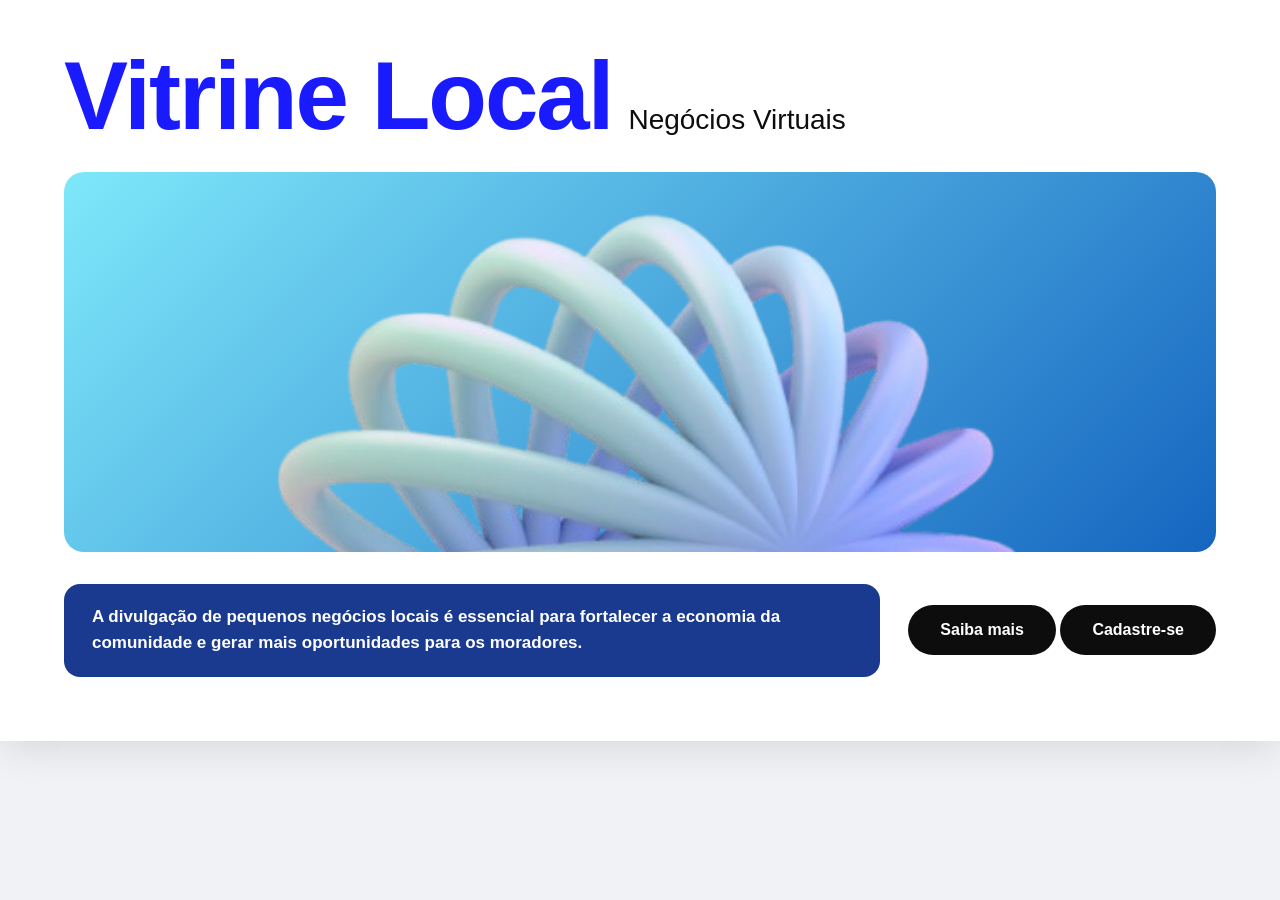
<file: index.html>
<!DOCTYPE html>
<html lang="pt-BR">

<head>
    <meta charset="UTF-8">
    <meta name="viewport" content="width=device-width, initial-scale=1.0">
    <title>Vitrine Local</title>
    <style>
        *,
        *::before,
        *::after {
            box-sizing: border-box;
            margin: 0;
            padding: 0;
        }

        :root {
            --azul-titulo: #1a1aff;
            --azul-hero-ini: #7ee8fa;
            --azul-hero-fim: #1565c0;
            --azul-card: #1a3a8f;
            --branco: #ffffff;
            --preto: #0d0d0d;
            --fonte-titulo: 'Syne', sans-serif;
            --fonte-corpo: 'DM Sans', sans-serif;
        }

        body {
            font-family: var(--fonte-corpo);
            background-color: #f0f2f5;
            color: var(--preto);
            min-height: 100vh;
        }

        .pagina {
            max-width: 1280px;
            margin: 0 auto;
            background: var(--branco);
            padding: 48px 64px 64px;
            box-shadow: 0 4px 40px rgba(0, 0, 0, 0.12);
        }

        .cabecalho {
            display: flex;
            align-items: baseline;
            gap: 16px;
            margin-bottom: 28px;
            flex-wrap: wrap;
        }

        .titulo-principal {
            font-family: var(--fonte-titulo);
            font-size: clamp(52px, 8vw, 96px);
            font-weight: 800;
            color: var(--azul-titulo);
            line-height: 1;
            letter-spacing: -2px;
        }

        .subtitulo {
            font-size: clamp(20px, 2.5vw, 28px);
            font-weight: 400;
            white-space: nowrap;
        }

        .banner {
            width: 100%;
            height: clamp(260px, 38vw, 380px);
            border-radius: 20px;
            background: linear-gradient(135deg, var(--azul-hero-ini) 0%, var(--azul-hero-fim) 100%);
            position: relative;
            overflow: hidden;
            display: flex;
            align-items: center;
            justify-content: center;
            margin-bottom: 32px;
        }

        .forma-decorativa {
            position: absolute;
            border-radius: 50%;
            filter: blur(2px);
            opacity: 0.85;
        }

        .banner2 {
            display: flex;
            align-items: center;
            gap: 28px;
            flex-wrap: wrap;
        }

        .textoCartão {
            flex: 1;
            min-width: 260px;
            background: var(--azul-card);
            color: var(--branco);
            padding: 20px 28px;
            border-radius: 16px;
            font-weight: 700;
            font-size: clamp(14px, 1.5vw, 17px);
            line-height: 1.55;
        }

        .botao {
            display: inline-flex;
            align-items: center;
            justify-content: center;
            padding: 16px 32px;
            border-radius: 50px;
            font-family: var(--fonte-corpo);
            font-weight: 700;
            font-size: 16px;
            cursor: pointer;
            border: none;
            transition: transform 0.18s ease, box-shadow 0.18s ease, opacity 0.18s ease;
            white-space: nowrap;
            text-decoration: none;
            background: var(--preto);
            color: var(--branco);
        }

        .s {
            display: inline-flex;
            align-items: center;
            justify-content: center;
            padding: 16px 32px;
            border-radius: 50px;
            font-family: var(--fonte-corpo);
            font-weight: 700;
            font-size: 16px;
            cursor: pointer;
            border: none;
            transition: transform 0.18s ease, box-shadow 0.18s ease, opacity 0.18s ease;
            white-space: nowrap;
            text-decoration: none;
        }

        .s:hover {
            transform: translateY(-2px);
            box-shadow: 0 8px 24px rgba(0, 0, 0, 0.2);
            opacity: 0.9;
        }

        .saiba,
        .cadastre {
            background: var(--preto);
            color: var(--branco);
        }

        @media (max-width: 640px) {
            .pagina {
                padding: 24px 20px 40px;
            }

            .grupo-botoes {
                display: flex;
                gap: 16px;
                flex-shrink: 0;
            }
        }
    </style>
</head>

<body>
    <div class="pagina">
        <header class="cabecalho">
            <h1 class="titulo-principal">Vitrine Local</h1>
            <span class="subtitulo">Negócios Virtuais</span>
        </header>

        <div class="banner" role="img" aria-label="Decoração visual em tons azul">
            <img src="formato.png" alt="formato"
                style="width: 100%; height: 125%; object-fit: cover; object-position: center; position: absolute; top: 0; left: 0;">
        </div>

        <div class="banner2">
            <div class="textoCartão">
                A divulgação de pequenos negócios locais é essencial para fortalecer a
                economia da comunidade e gerar mais oportunidades para os moradores.
            </div>
            <div class="grupo-botoes">
                <a href="funciona.html" class="botao">Saiba mais</a>
                <a href="Registro.html" class="botao">Cadastre-se</a>
            </div>
        </div>
    </div>
</body>

</html>
</file>
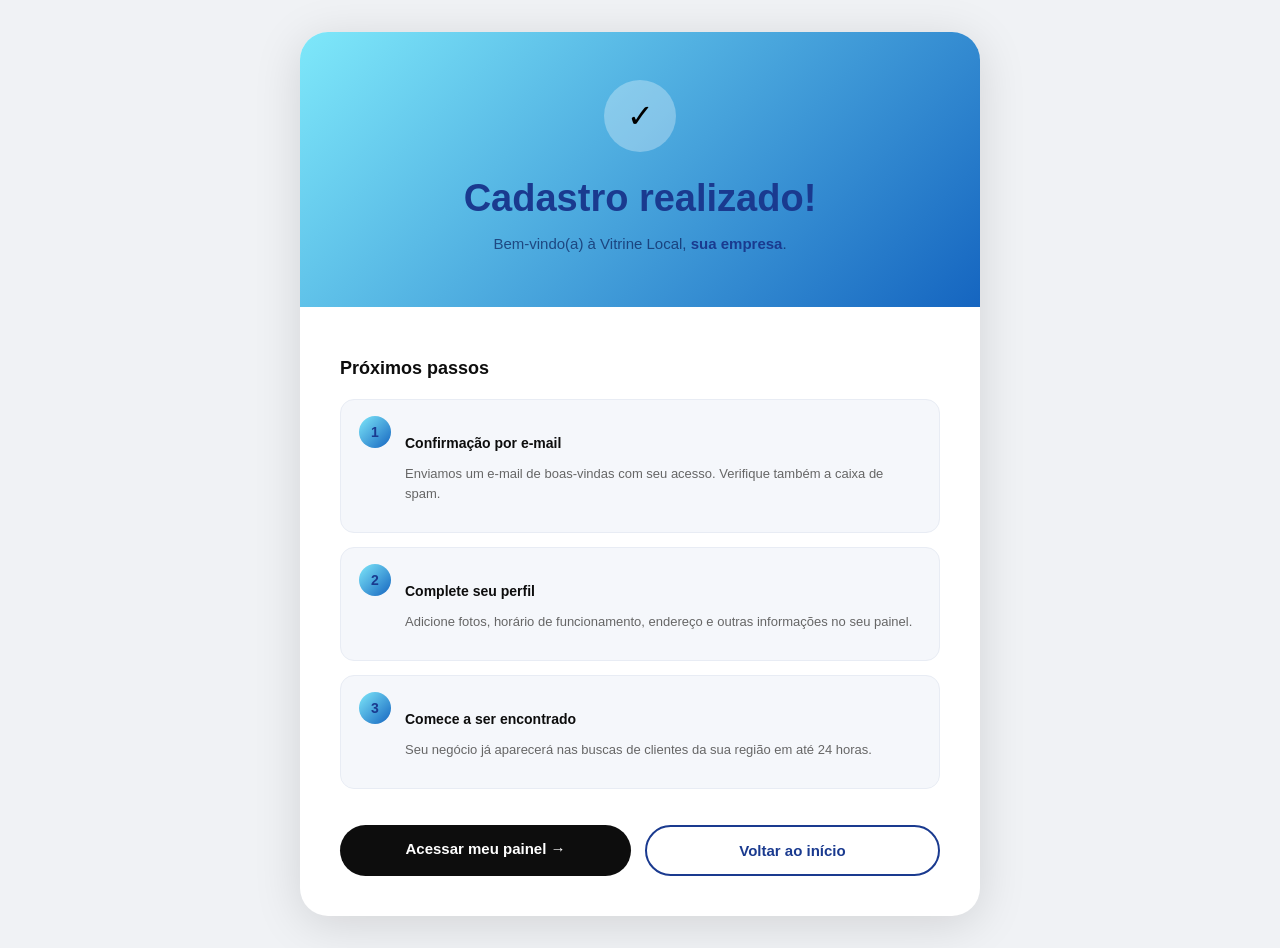
<file: Confirmacao.html>
<!DOCTYPE html>
<html lang="pt-BR">

<head>
    <meta charset="UTF-8">
    <meta name="viewport" content="width=device-width, initial-scale=1.0">
    <title>Cadastro confirmado — Vitrine Local</title>
    <style>
        body {
            font-family: Arial, sans-serif;
            background: #f0f2f5;
            min-height: 100vh;
            display: flex;
            align-items: center;
            justify-content: center;
            margin: 0;
            padding: 0;
        }

        .pagina-confirmacao {
            max-width: 680px;
            width: 100%;
            margin: 32px 16px;
            background: #ffffff;
            border-radius: 28px;
            box-shadow: 0 8px 48px rgba(0, 0, 0, 0.13);
            overflow: hidden;
        }

        .cabecalho-confirmacao {
            background: linear-gradient(135deg, #7ee8fa 0%, #1565c0 100%);
            padding: 48px 40px 40px;
            text-align: center;
        }

        .circulo-verificado {
            width: 72px;
            height: 72px;
            border-radius: 50%;
            background: rgba(255, 255, 255, 0.3);
            display: flex;
            align-items: center;
            justify-content: center;
            margin: 0 auto 20px;
            font-size: 32px;
        }

        .titulo-confirmacao {
            font-size: 38px;
            font-weight: 800;
            color: #1a3a8f;
            margin-bottom: 10px;
        }

        .subtitulo-confirmacao {
            font-size: 15px;
            color: rgba(10, 30, 90, 0.7);
        }

        .nome-empresa-confirmado {
            font-weight: 800;
            color: #1a3a8f;
        }

        .corpo-confirmacao {
            padding: 36px 40px 40px;
        }

        .titulo-proximos-passos {
            font-size: 18px;
            font-weight: 800;
            color: #0d0d0d;
            margin-bottom: 20px;
        }

        .lista-proximos-passos {
            display: flex;
            flex-direction: column;
            gap: 14px;
            margin-bottom: 36px;
        }

        .item-passo {
            display: flex;
            align-items: flex-start;
            gap: 14px;
            padding: 16px 18px;
            border-radius: 14px;
            background: #f5f7fb;
            border: 1.5px solid #e8ecf4;
        }

        .numero-passo {
            width: 32px;
            height: 32px;
            border-radius: 50%;
            flex-shrink: 0;
            background: linear-gradient(135deg, #7ee8fa, #1565c0);
            color: #1a3a8f;
            font-weight: 800;
            font-size: 14px;
            display: flex;
            align-items: center;
            justify-content: center;
        }

        .conteudo-passo h4 {
            font-size: 14px;
            font-weight: 700;
            color: #0d0d0d;
            margin-bottom: 3px;
        }

        .conteudo-passo p {
            font-size: 13px;
            color: #666;
            line-height: 1.5;
        }

        .grupo-botoes-rodape {
            display: flex;
            gap: 14px;
        }

        .botao-ir-painel {
            flex: 1;
            padding: 15px 24px;
            border-radius: 50px;
            background: #0d0d0d;
            color: #ffffff;
            font-family: Arial, sans-serif;
            font-weight: 700;
            font-size: 15px;
            border: none;
            cursor: pointer;
            text-decoration: none;
            display: block;
            text-align: center;
        }

        .botao-ir-painel:hover {
            box-shadow: 0 8px 24px rgba(0, 0, 0, 0.2);
        }

        .botao-ir-inicio {
            flex: 1;
            padding: 15px 24px;
            border-radius: 50px;
            background: none;
            color: #1a3a8f;
            font-family: Arial, sans-serif;
            font-weight: 700;
            font-size: 15px;
            border: 2px solid #1a3a8f;
            cursor: pointer;
            text-decoration: none;
            display: block;
            text-align: center;
        }

        .botao-ir-inicio:hover {
            background: #1a3a8f;
            color: #ffffff;
        }
    </style>
</head>

<body>
    <div class="pagina-confirmacao">

        <div class="cabecalho-confirmacao">
            <div class="circulo-verificado">&#10003;</div>
            <h1 class="titulo-confirmacao">Cadastro realizado!</h1>
            <p class="subtitulo-confirmacao">Bem-vindo(a) à Vitrine Local, <span class="nome-empresa-confirmado"
                    id="nome-empresa-exibido">sua empresa</span>.</p>
        </div>

        <div class="corpo-confirmacao">
            <h2 class="titulo-proximos-passos">Próximos passos</h2>
            <div class="lista-proximos-passos">
                <div class="item-passo">
                    <div class="numero-passo">1</div>
                    <div class="conteudo-passo">
                        <h4>Confirmação por e-mail</h4>
                        <p>Enviamos um e-mail de boas-vindas com seu acesso. Verifique também a caixa de spam.</p>
                    </div>
                </div>
                <div class="item-passo">
                    <div class="numero-passo">2</div>
                    <div class="conteudo-passo">
                        <h4>Complete seu perfil</h4>
                        <p>Adicione fotos, horário de funcionamento, endereço e outras informações no seu painel.</p>
                    </div>
                </div>
                <div class="item-passo">
                    <div class="numero-passo">3</div>
                    <div class="conteudo-passo">
                        <h4>Comece a ser encontrado</h4>
                        <p>Seu negócio já aparecerá nas buscas de clientes da sua região em até 24 horas.</p>
                    </div>
                </div>
            </div>

            <div class="grupo-botoes-rodape">
                <a href="Painel.html" class="botao-ir-painel">Acessar meu painel &rarr;</a>
                <a href="index.html" class="botao-ir-inicio">Voltar ao início</a>
            </div>
        </div>
    </div>

    <script>
        var dadosEmpresa = JSON.parse(sessionStorage.getItem('empresa') || '{}');
        if (dadosEmpresa.nome) {
            document.getElementById('nome-empresa-exibido').textContent = dadosEmpresa.nome;
        }
    </script>
</body>

</html>
</file>
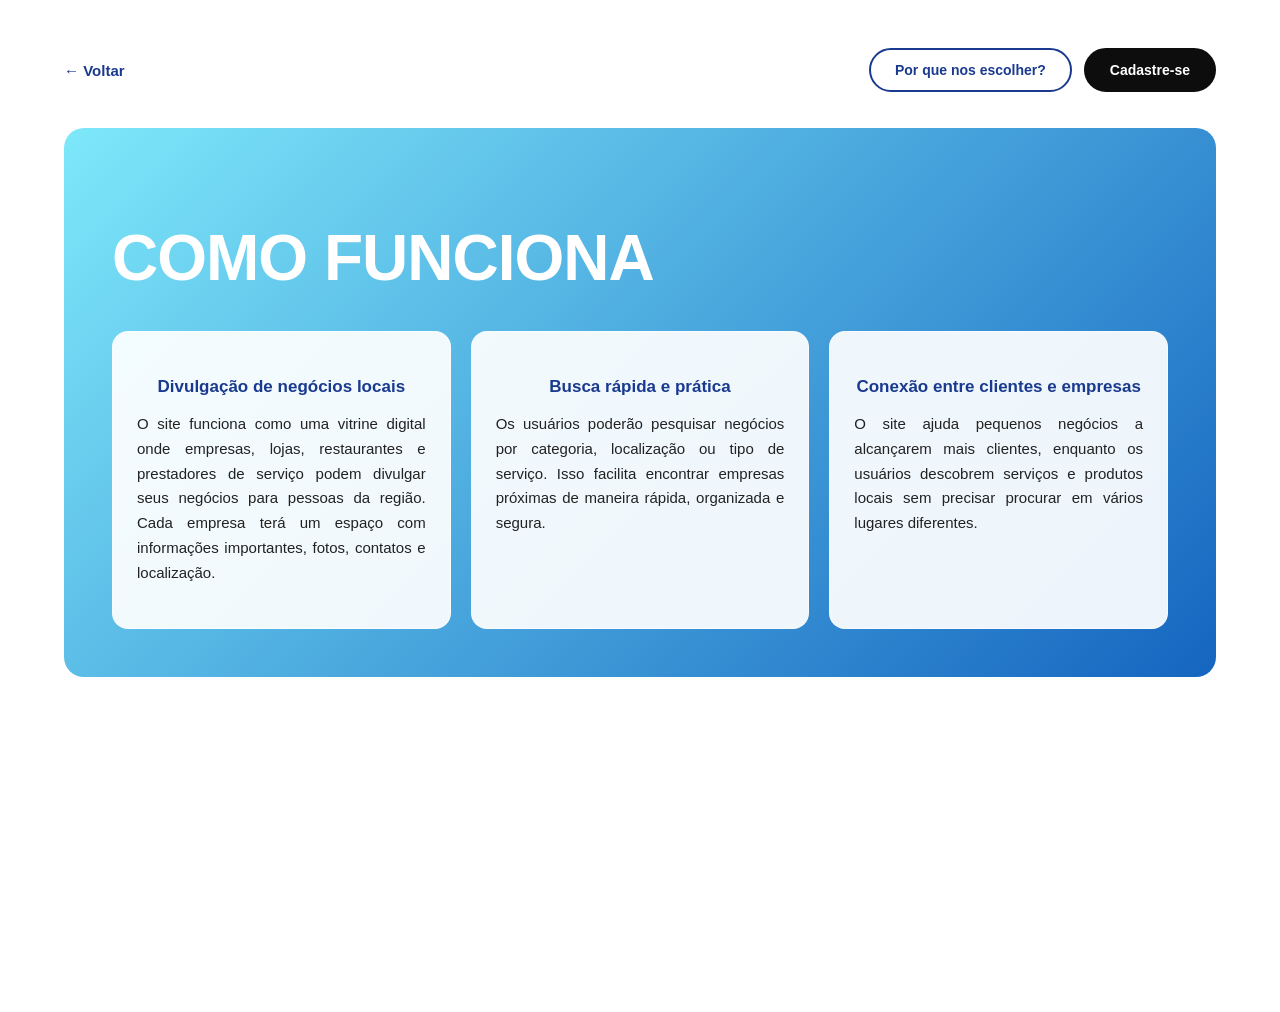
<file: funciona.html>
<!DOCTYPE html>
<html lang="pt-BR">
<head>
    <meta charset="UTF-8">
    <meta name="viewport" content="width=device-width, initial-scale=1.0">
    <title>Como Funciona — Vitrine Local</title>
    <style>
        body {
            font-family: Arial, sans-serif;
            background-color: #f0f2f5;
            color: #0d0d0d;
            min-height: 100vh;
            margin: 0;
            padding: 0;
        }

        .pagina-como-funciona {
            max-width: 1280px;
            margin: 0 auto;
            background: #ffffff;
            padding: 48px 64px 64px;
            box-shadow: 0 4px 40px rgba(0,0,0,0.12);
            min-height: 100vh;
        }

        .barra-navegacao {
            display: flex;
            justify-content: space-between;
            align-items: center;
            margin-bottom: 36px;
        }

        .lista-links-navegacao {
            display: flex;
            gap: 12px;
        }

        .botao-navegacao {
            display: inline-block;
            padding: 12px 24px;
            border-radius: 50px;
            font-family: Arial, sans-serif;
            font-weight: 700;
            font-size: 14px;
            cursor: pointer;
            border: 2px solid #1a3a8f;
            text-decoration: none;
            background: transparent;
            color: #1a3a8f;
        }

        .botao-navegacao:hover {
            background: #1a3a8f;
            color: #ffffff;
        }

        .botao-navegacao.destaque {
            background: #0d0d0d;
            color: #ffffff;
            border-color: #0d0d0d;
        }

        .botao-navegacao.destaque:hover {
            background: #1a3a8f;
            border-color: #1a3a8f;
        }

        .botao-voltar {
            display: inline-block;
            font-family: Arial, sans-serif;
            font-size: 15px;
            font-weight: 700;
            color: #1a3a8f;
            text-decoration: none;
        }

        .botao-voltar:hover {
            opacity: 0.7;
        }

        .secao-destaque {
            width: 100%;
            border-radius: 20px;
            background: linear-gradient(135deg, #7ee8fa 0%, #1565c0 100%);
            padding: 40px 48px 48px;
            box-sizing: border-box;
        }

        .titulo-destaque {
            font-size: 64px;
            font-weight: 800;
            color: #ffffff;
            letter-spacing: -1px;
            margin-bottom: 36px;
        }

        .grade-cartoes {
            display: grid;
            grid-template-columns: repeat(3, 1fr);
            gap: 20px;
        }

        .cartao-informacao {
            background: rgba(255,255,255,0.92);
            border-radius: 16px;
            padding: 28px 24px;
            color: #0d0d0d;
            border: 1px solid rgba(255,255,255,0.6);
        }

        .cartao-informacao:hover {
            box-shadow: 0 12px 32px rgba(0,0,0,0.15);
        }

        .titulo-cartao-informacao {
            font-size: 17px;
            font-weight: 800;
            color: #1a3a8f;
            margin-bottom: 14px;
            text-align: center;
        }

        .texto-cartao-informacao {
            font-size: 15px;
            line-height: 1.65;
            text-align: justify;
            color: #222;
        }
    </style>
</head>
<body>
    <div class="pagina-como-funciona">
        <nav class="barra-navegacao">
            <a href="index.html" class="botao-voltar">&larr; Voltar</a>
            <div class="lista-links-navegacao">
                <a href="Servicos.html" class="botao-navegacao">Por que nos escolher?</a>
                <a href="Registro.html" class="botao-navegacao destaque">Cadastre-se</a>
            </div>
        </nav>

        <div class="secao-destaque">
            <h2 class="titulo-destaque">COMO FUNCIONA</h2>
            <div class="grade-cartoes">
                <div class="cartao-informacao">
                    <h3 class="titulo-cartao-informacao">Divulgação de negócios locais</h3>
                    <p class="texto-cartao-informacao">O site funciona como uma vitrine digital onde empresas, lojas, restaurantes e prestadores de serviço podem divulgar seus negócios para pessoas da região. Cada empresa terá um espaço com informações importantes, fotos, contatos e localização.</p>
                </div>
                <div class="cartao-informacao">
                    <h3 class="titulo-cartao-informacao">Busca rápida e prática</h3>
                    <p class="texto-cartao-informacao">Os usuários poderão pesquisar negócios por categoria, localização ou tipo de serviço. Isso facilita encontrar empresas próximas de maneira rápida, organizada e segura.</p>
                </div>
                <div class="cartao-informacao">
                    <h3 class="titulo-cartao-informacao">Conexão entre clientes e empresas</h3>
                    <p class="texto-cartao-informacao">O site ajuda pequenos negócios a alcançarem mais clientes, enquanto os usuários descobrem serviços e produtos locais sem precisar procurar em vários lugares diferentes.</p>
                </div>
            </div>
        </div>
    </div>
</body>
</html>
</file>
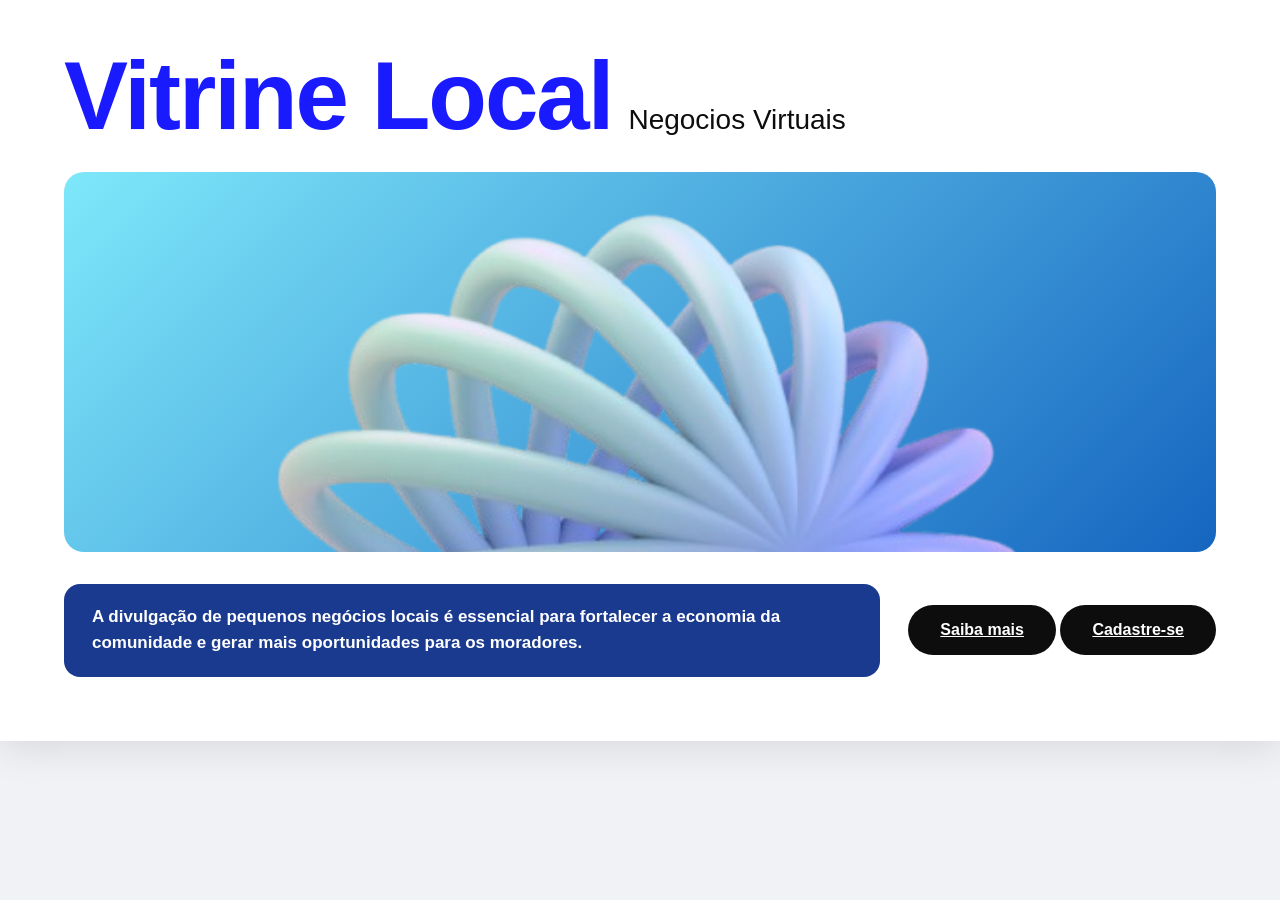
<file: paginainicial.html>
<!DOCTYPE html>
<html lang="en">
<head>
    <meta charset="UTF-8">
    <meta name="viewport" content="width=device-width, initial-scale=1.0">
    <title>Vitrine Local</title>

    <style>
        *,
    *::before,
    *::after {
      box-sizing: border-box;
      margin: 0;
      padding: 0;
    }:root {
      --azul-titulo: #1a1aff;
      --azul-hero-ini: #7ee8fa;
      --azul-hero-fim: #1565c0;
      --azul-card: #1a3a8f;
      --branco: #ffffff;
      --preto: #0d0d0d;
      --fonte-titulo: 'Syne', sans-serif;
      --fonte-corpo: 'DM Sans', sans-serif;
    }body{
      font-family: var(--fonte-corpo);
      background-color: #f0f2f5;
      color: var(--preto);
      min-height: 100vh;
    }.pagina {
      max-width: 1280px;
      margin: 0 auto;
      background: var(--branco);
      padding: 48px 64px 64px;
      box-shadow: 0 4px 40px rgba(0, 0, 0, 0.12);
    }.cabecalho{
      display: flex;
      align-items: baseline;
      gap: 16px;
      margin-bottom: 28px;
      flex-wrap: wrap;
    }.titulo-principal{
      font-family: var(--fonte-titulo);
      font-size: clamp(52px, 8vw, 96px);
      font-weight: 800;
      color: var(--azul-titulo);
      line-height: 1;
      letter-spacing: -2px;
    }.subtitulo{
        font-size: clamp(20px, 2.5vw, 28px);
      font-weight: 400;
      white-space: nowrap; 
    }.banner{
        width: 100%;
      height: clamp(260px, 38vw, 380px);
      border-radius: 20px;
      background: linear-gradient(135deg, var(--azul-hero-ini) 0%, var(--azul-hero-fim) 100%);
      position: relative;
      overflow: hidden;
      display: flex;
      align-items: center;
      justify-content: center;
      margin-bottom: 32px;
    }.forma-decorativa{
       position: absolute;
      border-radius: 50%;
      filter: blur(2px);
      opacity: 0.85; 
    }.banner2{
        display: flex;
      align-items: center;
      gap: 28px;
      flex-wrap: wrap;
    }.textoCartão{
        flex: 1;
      min-width: 260px;
      background: var(--azul-card);
      color: var(--branco);
      padding: 20px 28px;
      border-radius: 16px;
      font-weight: 700;
      font-size: clamp(14px, 1.5vw, 17px);
      line-height: 1.55;
    }.botôes{
         display: flex;
      gap: 16px;
      flex-shrink: 0;
    }.s{
        display: inline-flex;
      align-items: center;
      justify-content: center;
      padding: 16px 32px;
      border-radius: 50px;
      font-family: var(--fonte-corpo);
      font-weight: 700;
      font-size: 16px;
      cursor: pointer;
      border: none;
      transition: transform 0.18s ease, box-shadow 0.18s ease, opacity 0.18s ease;
      white-space: nowrap; 
    }.s:hover{
        transform: translateY(-2px);
      box-shadow: 0 8px 24px rgba(0, 0, 0, 0.2);
      opacity: 0.9;
    }.saiba,
    .cadastre{
        background: var(--preto);
        color: var(--branco);
    } @media (max-width: 640px) {
        .pagina{
            padding: 24px 20px 40px;
        }

        .botôes{
            width: 100%;
        justify-content: center;
        }
    }
    </style>
</head>
<body>
    <div class="pagina">
        <header class="cabecalho">
            <h1 class="titulo-principal">Vitrine Local</h1>
            <span class="subtitulo">Negocios Virtuais</span>
        </header>
    <div class="banner" role="img" aria-label="Decoração visual em tons azul">
    <img src="formato.png" alt="formato" style="width: 100%; height: 125%; object-fit: cover; object-position: center; position: absolute; top: 0; left: 0;">
    </div>

    <div class="banner2">
       <div class="textoCartão">
        A divulgação de pequenos negócios locais é essencial para fortalecer a
        economia da comunidade e gerar mais oportunidades para os moradores.
       </div> 
       <div class="botões">
        <a href="Funcionamento/funciona.html" class=" s saiba">Saiba mais</a>
        <a href="Registro/cadastro.html" class="s cadastre">Cadastre-se</a>
       </div>
    </div>
   </div>
</body>
</html>
</file>
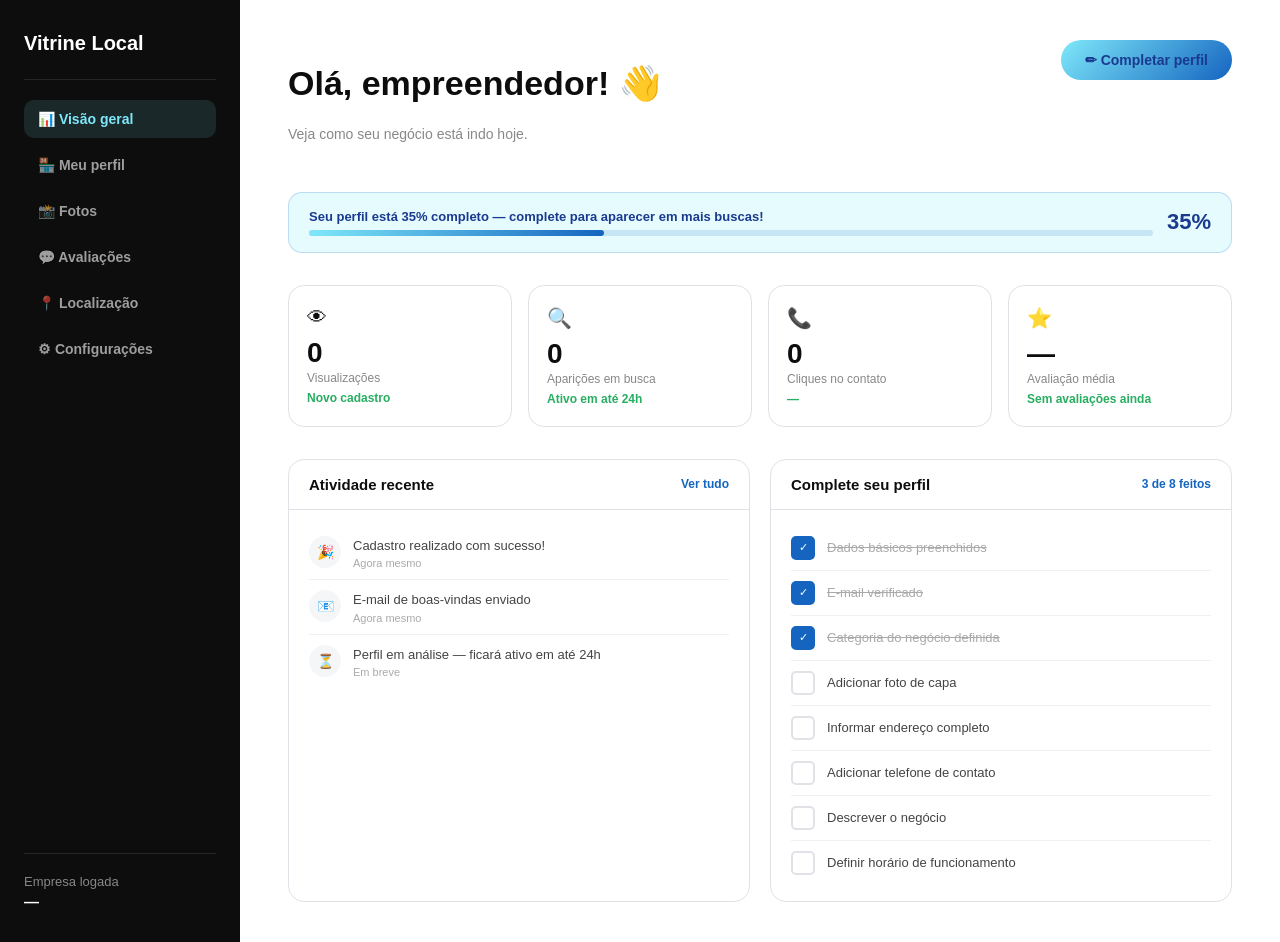
<file: Painel.html>
<!DOCTYPE html>
<html lang="pt-BR">
<head>
    <meta charset="UTF-8">
    <meta name="viewport" content="width=device-width, initial-scale=1.0">
    <title>Meu Painel — Vitrine Local</title>
    <style>
        body {
            font-family: Arial, sans-serif;
            background: #f0f2f5;
            color: #0d0d0d;
            min-height: 100vh;
            margin: 0;
            padding: 0;
        }

        .layout {
            display: grid;
            grid-template-columns: 240px 1fr;
            min-height: 100vh;
            max-width: 1280px;
            margin: 0 auto;
            background: #ffffff;
            box-shadow: 0 4px 40px rgba(0,0,0,0.12);
        }

        .sidebar {
            background: #0d0d0d;
            padding: 32px 24px;
            display: flex;
            flex-direction: column;
            gap: 8px;
        }

        .sidebar-logo {
            font-size: 20px;
            font-weight: 800;
            color: #ffffff;
            text-decoration: none;
            padding-bottom: 24px;
            border-bottom: 1px solid rgba(255,255,255,0.1);
            margin-bottom: 12px;
            display: block;
        }

        .sidebar-item {
            display: flex;
            align-items: center;
            gap: 10px;
            padding: 11px 14px;
            border-radius: 10px;
            font-size: 14px;
            font-weight: 600;
            color: rgba(255,255,255,0.6);
            cursor: pointer;
            text-decoration: none;
        }

        .sidebar-item:hover,
        .sidebar-item.ativo {
            background: rgba(255,255,255,0.08);
            color: #ffffff;
        }

        .sidebar-item.ativo {
            background: rgba(126,232,250,0.12);
            color: #7ee8fa;
        }

        .sidebar-rodape {
            margin-top: auto;
            padding-top: 20px;
            border-top: 1px solid rgba(255,255,255,0.1);
        }

        .sidebar-empresa {
            font-size: 13px;
            color: rgba(255,255,255,0.5);
            margin-bottom: 4px;
        }

        .sidebar-empresa-nome {
            font-size: 15px;
            font-weight: 700;
            color: #ffffff;
        }

        .conteudo {
            padding: 40px 48px;
            overflow-y: auto;
        }

        .conteudo-header {
            display: flex;
            justify-content: space-between;
            align-items: flex-start;
            margin-bottom: 36px;
        }

        .conteudo-titulo {
            font-size: 34px;
            font-weight: 800;
            color: #0d0d0d;
        }

        .conteudo-subtitulo {
            font-size: 14px;
            color: #888;
            margin-top: 4px;
        }

        .btn-completar {
            display: inline-block;
            padding: 12px 24px;
            border-radius: 50px;
            background: linear-gradient(135deg, #7ee8fa, #1565c0);
            color: #1a3a8f;
            font-weight: 700;
            font-size: 14px;
            border: none;
            cursor: pointer;
            text-decoration: none;
            white-space: nowrap;
        }

        .btn-completar:hover {
            box-shadow: 0 8px 20px rgba(21,101,192,0.3);
        }

        .alerta-perfil {
            background: rgba(126,232,250,0.2);
            border: 1.5px solid rgba(21,101,192,0.2);
            border-radius: 14px;
            padding: 16px 20px;
            display: flex;
            align-items: center;
            gap: 14px;
            margin-bottom: 32px;
        }

        .alerta-barra {
            flex: 1;
        }

        .alerta-texto {
            font-size: 13px;
            font-weight: 700;
            color: #1a3a8f;
            margin-bottom: 6px;
        }

        .barra-fundo {
            height: 6px;
            background: rgba(21,101,192,0.15);
            border-radius: 99px;
        }

        .barra-progresso {
            height: 6px;
            background: linear-gradient(90deg, #7ee8fa, #1565c0);
            border-radius: 99px;
            width: 35%;
        }

        .alerta-pct {
            font-size: 22px;
            font-weight: 800;
            color: #1a3a8f;
            white-space: nowrap;
        }

        .metricas {
            display: grid;
            grid-template-columns: repeat(4, 1fr);
            gap: 16px;
            margin-bottom: 32px;
        }

        .metrica-card {
            background: #ffffff;
            border-radius: 16px;
            padding: 20px 18px;
            border: 1.5px solid #e0e2e8;
        }

        .metrica-card:hover {
            box-shadow: 0 8px 24px rgba(0,0,0,0.08);
        }

        .metrica-icone {
            font-size: 20px;
            margin-bottom: 10px;
        }

        .metrica-valor {
            font-size: 28px;
            font-weight: 800;
            color: #0d0d0d;
            line-height: 1;
            margin-bottom: 4px;
        }

        .metrica-label {
            font-size: 12px;
            color: #888;
            font-weight: 500;
        }

        .metrica-var {
            font-size: 12px;
            color: #27ae60;
            font-weight: 700;
            margin-top: 6px;
        }

        .secoes {
            display: grid;
            grid-template-columns: 1fr 1fr;
            gap: 20px;
        }

        .secao-card {
            border-radius: 16px;
            border: 1.5px solid #e0e2e8;
            overflow: hidden;
        }

        .secao-header {
            padding: 16px 20px;
            border-bottom: 1.5px solid #e0e2e8;
            display: flex;
            justify-content: space-between;
            align-items: center;
        }

        .secao-titulo {
            font-size: 15px;
            font-weight: 800;
            color: #0d0d0d;
        }

        .secao-link {
            font-size: 12px;
            color: #1565c0;
            font-weight: 700;
            text-decoration: none;
            cursor: pointer;
        }

        .secao-corpo {
            padding: 16px 20px;
        }

        .atividade {
            display: flex;
            align-items: flex-start;
            gap: 12px;
            padding: 10px 0;
            border-bottom: 1px solid #f0f0f0;
        }

        .atividade:last-child {
            border-bottom: none;
        }

        .ativ-icone {
            width: 32px;
            height: 32px;
            border-radius: 50%;
            background: #f5f6f8;
            display: flex;
            align-items: center;
            justify-content: center;
            font-size: 14px;
            flex-shrink: 0;
        }

        .ativ-texto {
            font-size: 13px;
            color: #444;
            line-height: 1.5;
        }

        .ativ-tempo {
            font-size: 11px;
            color: #aaa;
            margin-top: 2px;
        }

        .check-item {
            display: flex;
            align-items: center;
            gap: 12px;
            padding: 10px 0;
            border-bottom: 1px solid #f0f0f0;
            cursor: pointer;
        }

        .check-item:last-child {
            border-bottom: none;
        }

        .check-box {
            width: 20px;
            height: 20px;
            border-radius: 5px;
            flex-shrink: 0;
            border: 2px solid #e0e2e8;
            display: flex;
            align-items: center;
            justify-content: center;
            font-size: 11px;
        }

        .check-item.feito .check-box {
            background: #1565c0;
            border-color: #1565c0;
            color: #ffffff;
        }

        .check-item-texto {
            font-size: 13px;
            color: #444;
        }

        .check-item.feito .check-item-texto {
            text-decoration: line-through;
            color: #aaa;
        }
    </style>
</head>
<body>
<div class="layout">

    <aside class="sidebar">
        <a href="index.html" class="sidebar-logo">Vitrine Local</a>

        <a class="sidebar-item ativo" href="#">&#128202; Visão geral</a>
        <a class="sidebar-item" href="#">&#127978; Meu perfil</a>
        <a class="sidebar-item" href="#">&#128248; Fotos</a>
        <a class="sidebar-item" href="#">&#128172; Avaliações</a>
        <a class="sidebar-item" href="#">&#128205; Localização</a>
        <a class="sidebar-item" href="#">&#9881; Configurações</a>

        <div class="sidebar-rodape">
            <div class="sidebar-empresa">Empresa logada</div>
            <div class="sidebar-empresa-nome" id="sb-nome">—</div>
        </div>
    </aside>

    <main class="conteudo">
        <div class="conteudo-header">
            <div>
                <h1 class="conteudo-titulo">Olá, <span id="painel-nome">empreendedor</span>! &#128075;</h1>
                <p class="conteudo-subtitulo">Veja como seu negócio está indo hoje.</p>
            </div>
            <a href="#" class="btn-completar">&#9999; Completar perfil</a>
        </div>

        <div class="alerta-perfil">
            <div class="alerta-barra">
                <div class="alerta-texto">Seu perfil está 35% completo — complete para aparecer em mais buscas!</div>
                <div class="barra-fundo"><div class="barra-progresso"></div></div>
            </div>
            <div class="alerta-pct">35%</div>
        </div>

        <div class="metricas">
            <div class="metrica-card">
                <div class="metrica-icone">&#128065;</div>
                <div class="metrica-valor">0</div>
                <div class="metrica-label">Visualizações</div>
                <div class="metrica-var">Novo cadastro</div>
            </div>
            <div class="metrica-card">
                <div class="metrica-icone">&#128269;</div>
                <div class="metrica-valor">0</div>
                <div class="metrica-label">Aparições em busca</div>
                <div class="metrica-var">Ativo em até 24h</div>
            </div>
            <div class="metrica-card">
                <div class="metrica-icone">&#128222;</div>
                <div class="metrica-valor">0</div>
                <div class="metrica-label">Cliques no contato</div>
                <div class="metrica-var">—</div>
            </div>
            <div class="metrica-card">
                <div class="metrica-icone">&#11088;</div>
                <div class="metrica-valor">—</div>
                <div class="metrica-label">Avaliação média</div>
                <div class="metrica-var">Sem avaliações ainda</div>
            </div>
        </div>

        <div class="secoes">
            <div class="secao-card">
                <div class="secao-header">
                    <span class="secao-titulo">Atividade recente</span>
                    <span class="secao-link">Ver tudo</span>
                </div>
                <div class="secao-corpo">
                    <div class="atividade">
                        <div class="ativ-icone">&#127881;</div>
                        <div>
                            <div class="ativ-texto">Cadastro realizado com sucesso!</div>
                            <div class="ativ-tempo">Agora mesmo</div>
                        </div>
                    </div>
                    <div class="atividade">
                        <div class="ativ-icone">&#128231;</div>
                        <div>
                            <div class="ativ-texto">E-mail de boas-vindas enviado</div>
                            <div class="ativ-tempo">Agora mesmo</div>
                        </div>
                    </div>
                    <div class="atividade">
                        <div class="ativ-icone">&#9203;</div>
                        <div>
                            <div class="ativ-texto">Perfil em análise — ficará ativo em até 24h</div>
                            <div class="ativ-tempo">Em breve</div>
                        </div>
                    </div>
                </div>
            </div>

            <div class="secao-card">
                <div class="secao-header">
                    <span class="secao-titulo">Complete seu perfil</span>
                    <span class="secao-link" id="contagem-feitos">3 de 8 feitos</span>
                </div>
                <div class="secao-corpo" id="checklist">
                    <div class="check-item feito" onclick="toggleCheck(this)">
                        <div class="check-box">&#10003;</div>
                        <span class="check-item-texto">Dados básicos preenchidos</span>
                    </div>
                    <div class="check-item feito" onclick="toggleCheck(this)">
                        <div class="check-box">&#10003;</div>
                        <span class="check-item-texto">E-mail verificado</span>
                    </div>
                    <div class="check-item feito" onclick="toggleCheck(this)">
                        <div class="check-box">&#10003;</div>
                        <span class="check-item-texto">Categoria do negócio definida</span>
                    </div>
                    <div class="check-item" onclick="toggleCheck(this)">
                        <div class="check-box"></div>
                        <span class="check-item-texto">Adicionar foto de capa</span>
                    </div>
                    <div class="check-item" onclick="toggleCheck(this)">
                        <div class="check-box"></div>
                        <span class="check-item-texto">Informar endereço completo</span>
                    </div>
                    <div class="check-item" onclick="toggleCheck(this)">
                        <div class="check-box"></div>
                        <span class="check-item-texto">Adicionar telefone de contato</span>
                    </div>
                    <div class="check-item" onclick="toggleCheck(this)">
                        <div class="check-box"></div>
                        <span class="check-item-texto">Descrever o negócio</span>
                    </div>
                    <div class="check-item" onclick="toggleCheck(this)">
                        <div class="check-box"></div>
                        <span class="check-item-texto">Definir horário de funcionamento</span>
                    </div>
                </div>
            </div>
        </div>
    </main>
</div>

<script>
    var dados = JSON.parse(sessionStorage.getItem('empresa') || '{}');
    if (dados.nome) {
        document.getElementById('painel-nome').textContent = dados.nome;
        document.getElementById('sb-nome').textContent = dados.nome;
    }

    function toggleCheck(el) {
        el.classList.toggle('feito');
        if (el.classList.contains('feito')) {
            el.querySelector('.check-box').innerHTML = '&#10003;';
        } else {
            el.querySelector('.check-box').textContent = '';
        }

        var total = document.querySelectorAll('.check-item').length;
        var feitos = document.querySelectorAll('.check-item.feito').length;
        var pct = Math.round((feitos / total) * 100);

        document.querySelector('.barra-progresso').style.width = pct + '%';
        document.querySelector('.alerta-texto').textContent =
            pct === 100
                ? 'Perfil completo! Seu negócio já aparece em mais buscas.'
                : 'Seu perfil está ' + pct + '% completo — complete para aparecer em mais buscas!';
        document.querySelector('.alerta-pct').textContent = pct + '%';
        document.getElementById('contagem-feitos').textContent = feitos + ' de ' + total + ' feitos';
    }
</script>
</body>
</html>
</file>
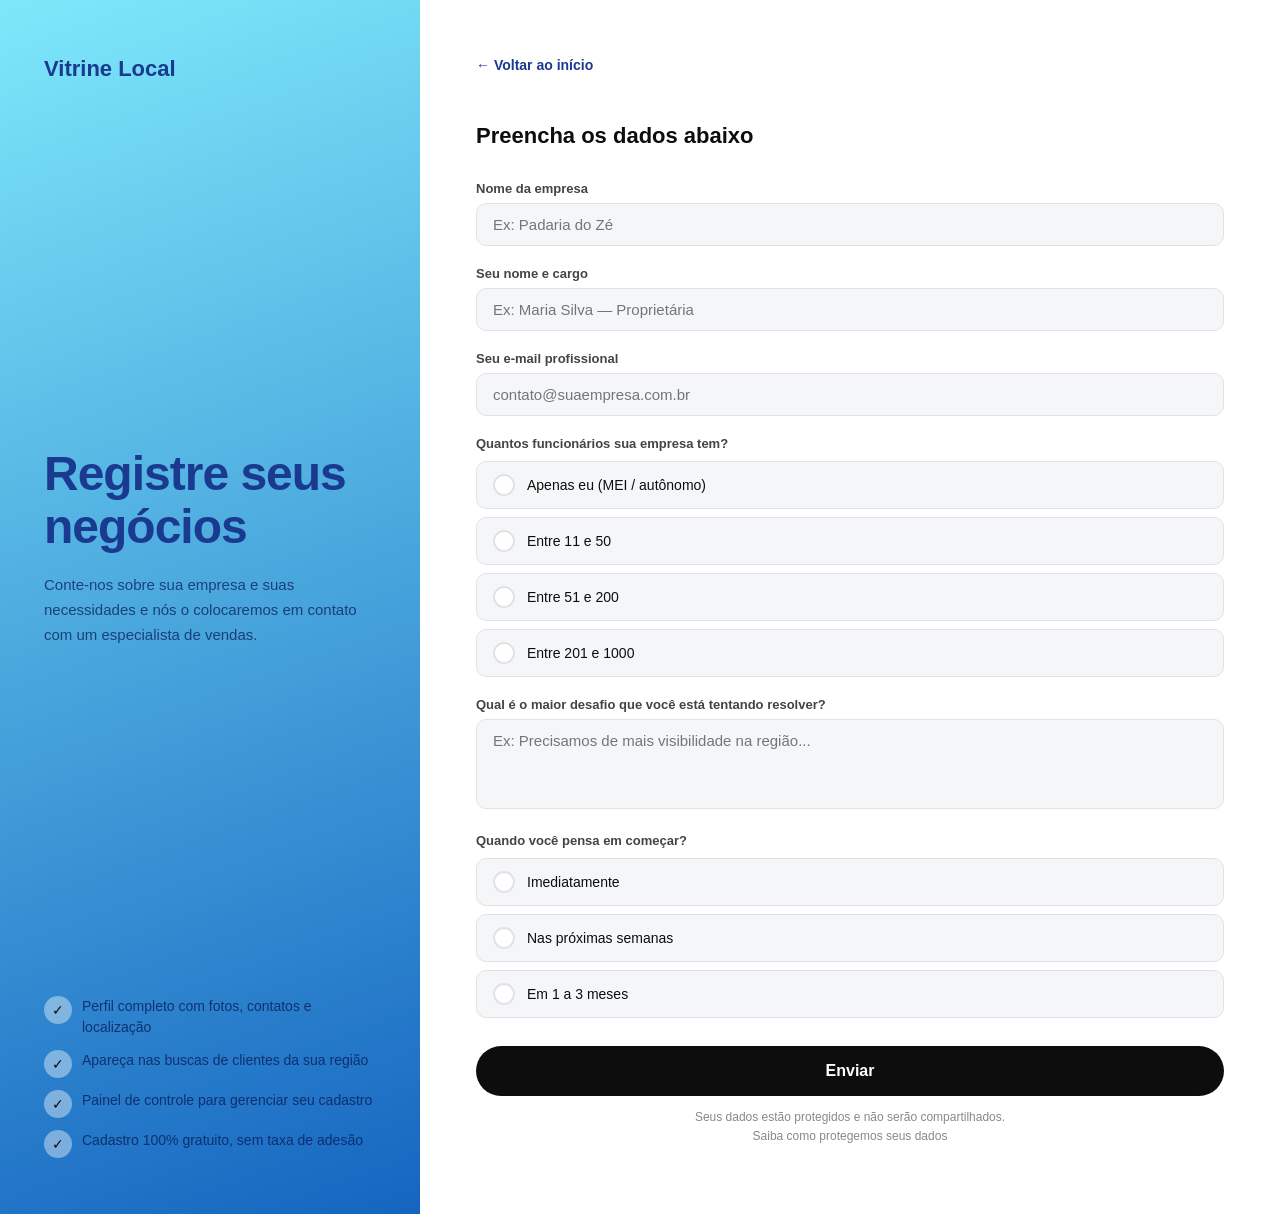
<file: Registro.html>
<!DOCTYPE html>
<html lang="pt-BR">
<head>
    <meta charset="UTF-8">
    <meta name="viewport" content="width=device-width, initial-scale=1.0">
    <title>Registre seu negócio — Vitrine Local</title>
    <style>
        body {
            font-family: Arial, sans-serif;
            background-color: #f0f2f5;
            color: #0d0d0d;
            min-height: 100vh;
            margin: 0;
            padding: 0;
        }

        .pagina-registro {
            max-width: 1280px;
            margin: 0 auto;
            background: #ffffff;
            box-shadow: 0 4px 40px rgba(0,0,0,0.12);
            min-height: 100vh;
            display: grid;
            grid-template-columns: 420px 1fr;
        }

        .painel-esquerdo {
            background: linear-gradient(160deg, #7ee8fa 0%, #1565c0 100%);
            padding: 56px 44px;
            display: flex;
            flex-direction: column;
            justify-content: space-between;
        }

        .logo-link {
            font-size: 22px;
            font-weight: 800;
            color: #1a3a8f;
            text-decoration: none;
        }

        .titulo-painel-esquerdo {
            font-size: 48px;
            font-weight: 800;
            color: #1a3a8f;
            line-height: 1.1;
            letter-spacing: -1px;
            margin-bottom: 20px;
        }

        .descricao-painel-esquerdo {
            font-size: 15px;
            line-height: 1.65;
            color: rgba(10,30,90,0.75);
        }

        .lista-beneficios {
            display: flex;
            flex-direction: column;
            gap: 12px;
        }

        .item-beneficio {
            display: flex;
            align-items: flex-start;
            gap: 10px;
        }

        .icone-beneficio {
            width: 28px;
            height: 28px;
            border-radius: 50%;
            background: rgba(255,255,255,0.4);
            display: flex;
            align-items: center;
            justify-content: center;
            flex-shrink: 0;
            font-size: 14px;
            text-align: center;
            line-height: 28px;
        }

        .texto-beneficio {
            font-size: 14px;
            color: rgba(10,30,90,0.8);
            line-height: 1.5;
            font-weight: 500;
        }

        .painel-direito {
            padding: 56px;
            overflow-y: auto;
        }

        .botao-voltar {
            display: inline-block;
            font-family: Arial, sans-serif;
            font-size: 14px;
            font-weight: 700;
            color: #1a3a8f;
            text-decoration: none;
            margin-bottom: 28px;
        }

        .botao-voltar:hover {
            opacity: 0.7;
        }

        .titulo-formulario {
            font-size: 22px;
            font-weight: 800;
            color: #0d0d0d;
            margin-bottom: 32px;
        }

        .campo-formulario {
            margin-bottom: 20px;
        }

        .campo-formulario label {
            display: block;
            font-size: 13px;
            font-weight: 700;
            color: #444;
            margin-bottom: 7px;
        }

        .campo-formulario input,
        .campo-formulario textarea {
            width: 100%;
            padding: 12px 16px;
            border-radius: 10px;
            border: 1.5px solid #e0e2e8;
            background: #f5f6f8;
            font-family: Arial, sans-serif;
            font-size: 15px;
            color: #0d0d0d;
            outline: none;
            box-sizing: border-box;
            resize: none;
        }

        .campo-formulario input:focus,
        .campo-formulario textarea:focus {
            border-color: #1565c0;
            box-shadow: 0 0 0 3px rgba(21,101,192,0.12);
            background: #ffffff;
        }

        .campo-formulario textarea {
            min-height: 90px;
        }

        .rotulo-opcoes {
            font-size: 13px;
            font-weight: 700;
            color: #444;
            margin-bottom: 10px;
            display: block;
        }

        .lista-opcoes {
            display: flex;
            flex-direction: column;
            gap: 8px;
            margin-bottom: 20px;
        }

        .opcao-selecao {
            display: flex;
            align-items: center;
            gap: 12px;
            padding: 12px 16px;
            border-radius: 10px;
            background: #f5f6f8;
            border: 1.5px solid #e0e2e8;
            cursor: pointer;
        }

        .opcao-selecao:hover {
            border-color: #1565c0;
            background: #f0f6ff;
        }

        .opcao-selecao input[type="radio"] {
            display: none;
        }

        .opcao-selecao.selecionada {
            border-color: #1565c0;
            background: #eaf3ff;
        }

        .circulo-selecao {
            width: 18px;
            height: 18px;
            border-radius: 50%;
            border: 2px solid #e0e2e8;
            flex-shrink: 0;
            background: #ffffff;
        }

        .opcao-selecao.selecionada .circulo-selecao {
            border-color: #1565c0;
            background: #7ee8fa;
        }

        .texto-opcao {
            font-size: 14px;
            font-weight: 500;
        }

        .botao-enviar {
            width: 100%;
            padding: 16px;
            border-radius: 50px;
            background: #0d0d0d;
            color: #ffffff;
            font-family: Arial, sans-serif;
            font-weight: 700;
            font-size: 16px;
            border: none;
            cursor: pointer;
            margin-top: 8px;
        }

        .botao-enviar:hover {
            opacity: 0.88;
        }

        .rodape-formulario {
            text-align: center;
            font-size: 12px;
            color: #888;
            margin-top: 12px;
            line-height: 1.6;
        }

        .rodape-formulario a {
            color: #1565c0;
            text-decoration: none;
        }

        .rodape-formulario a:hover {
            text-decoration: underline;
        }
    </style>
</head>
<body>
<div class="pagina-registro">

    <div class="painel-esquerdo">
        <a href="index.html" class="logo-link">Vitrine Local</a>

        <div>
            <h1 class="titulo-painel-esquerdo">Registre seus<br>negócios</h1>
            <p class="descricao-painel-esquerdo">Conte-nos sobre sua empresa e suas necessidades e nós o colocaremos em contato com um especialista de vendas.</p>
        </div>

        <div class="lista-beneficios">
            <div class="item-beneficio">
                <div class="icone-beneficio">&#10003;</div>
                <span class="texto-beneficio">Perfil completo com fotos, contatos e localização</span>
            </div>
            <div class="item-beneficio">
                <div class="icone-beneficio">&#10003;</div>
                <span class="texto-beneficio">Apareça nas buscas de clientes da sua região</span>
            </div>
            <div class="item-beneficio">
                <div class="icone-beneficio">&#10003;</div>
                <span class="texto-beneficio">Painel de controle para gerenciar seu cadastro</span>
            </div>
            <div class="item-beneficio">
                <div class="icone-beneficio">&#10003;</div>
                <span class="texto-beneficio">Cadastro 100% gratuito, sem taxa de adesão</span>
            </div>
        </div>
    </div>

    <div class="painel-direito">
        <a href="index.html" class="botao-voltar">&larr; Voltar ao início</a>

        <p class="titulo-formulario">Preencha os dados abaixo</p>

        <div class="campo-formulario">
            <label>Nome da empresa</label>
            <input type="text" id="nome-empresa" placeholder="Ex: Padaria do Zé">
        </div>

        <div class="campo-formulario">
            <label>Seu nome e cargo</label>
            <input type="text" id="nome-cargo" placeholder="Ex: Maria Silva — Proprietária">
        </div>

        <div class="campo-formulario">
            <label>Seu e-mail profissional</label>
            <input type="email" id="email" placeholder="contato@suaempresa.com.br">
        </div>

        <span class="rotulo-opcoes">Quantos funcionários sua empresa tem?</span>
        <div class="lista-opcoes" id="grupo-funcionarios">
            <div class="opcao-selecao" data-grupo="funcionarios" data-valor="apenas-eu">
                <input type="radio" name="funcionarios" value="apenas-eu">
                <div class="circulo-selecao"></div>
                <span class="texto-opcao">Apenas eu (MEI / autônomo)</span>
            </div>
            <div class="opcao-selecao" data-grupo="funcionarios" data-valor="11-50">
                <input type="radio" name="funcionarios" value="11-50">
                <div class="circulo-selecao"></div>
                <span class="texto-opcao">Entre 11 e 50</span>
            </div>
            <div class="opcao-selecao" data-grupo="funcionarios" data-valor="51-200">
                <input type="radio" name="funcionarios" value="51-200">
                <div class="circulo-selecao"></div>
                <span class="texto-opcao">Entre 51 e 200</span>
            </div>
            <div class="opcao-selecao" data-grupo="funcionarios" data-valor="201-1000">
                <input type="radio" name="funcionarios" value="201-1000">
                <div class="circulo-selecao"></div>
                <span class="texto-opcao">Entre 201 e 1000</span>
            </div>
        </div>

        <div class="campo-formulario">
            <label>Qual é o maior desafio que você está tentando resolver?</label>
            <textarea id="desafio" placeholder="Ex: Precisamos de mais visibilidade na região..."></textarea>
        </div>

        <span class="rotulo-opcoes">Quando você pensa em começar?</span>
        <div class="lista-opcoes" id="grupo-prazo">
            <div class="opcao-selecao" data-grupo="prazo" data-valor="imediato">
                <input type="radio" name="prazo" value="imediato">
                <div class="circulo-selecao"></div>
                <span class="texto-opcao">Imediatamente</span>
            </div>
            <div class="opcao-selecao" data-grupo="prazo" data-valor="semanas">
                <input type="radio" name="prazo" value="semanas">
                <div class="circulo-selecao"></div>
                <span class="texto-opcao">Nas próximas semanas</span>
            </div>
            <div class="opcao-selecao" data-grupo="prazo" data-valor="meses">
                <input type="radio" name="prazo" value="meses">
                <div class="circulo-selecao"></div>
                <span class="texto-opcao">Em 1 a 3 meses</span>
            </div>
        </div>

        <button class="botao-enviar" id="botao-enviar">Enviar</button>
        <p class="rodape-formulario">
            Seus dados estão protegidos e não serão compartilhados.<br>
            Saiba como protegemos seus dados
        </p>
    </div>
</div>

<script>
    document.querySelectorAll('.opcao-selecao').forEach(function(opcao) {
        opcao.addEventListener('click', function() {
            var grupo = opcao.dataset.grupo;
            document.querySelectorAll('.opcao-selecao[data-grupo="' + grupo + '"]').forEach(function(outra) {
                outra.classList.remove('selecionada');
            });
            opcao.classList.add('selecionada');
            opcao.querySelector('input[type="radio"]').checked = true;
        });
    });


    document.getElementById('botao-enviar').addEventListener('click', function() {
        var nomeEmpresa  = document.getElementById('nome-empresa').value.trim();
        var nomeCargo    = document.getElementById('nome-cargo').value.trim();
        var email        = document.getElementById('email').value.trim();
        var funcionarios = document.querySelector('input[name="funcionarios"]:checked');
        var prazo        = document.querySelector('input[name="prazo"]:checked');
        var desafio      = document.getElementById('desafio').value.trim();

        if (!nomeEmpresa || !nomeCargo || !email || !funcionarios || !prazo || !desafio) {
            alert('Por favor, preencha todos os campos antes de continuar.');
            return;
        }

        sessionStorage.setItem('empresa', JSON.stringify({
            nome: nomeEmpresa,
            cargo: nomeCargo,
            email: email,
            funcionarios: funcionarios.value,
            prazo: prazo.value,
            desafio: desafio
        }));

        window.location.href = 'Confirmacao.html';
    });
</script>
</body>
</html>
</file>
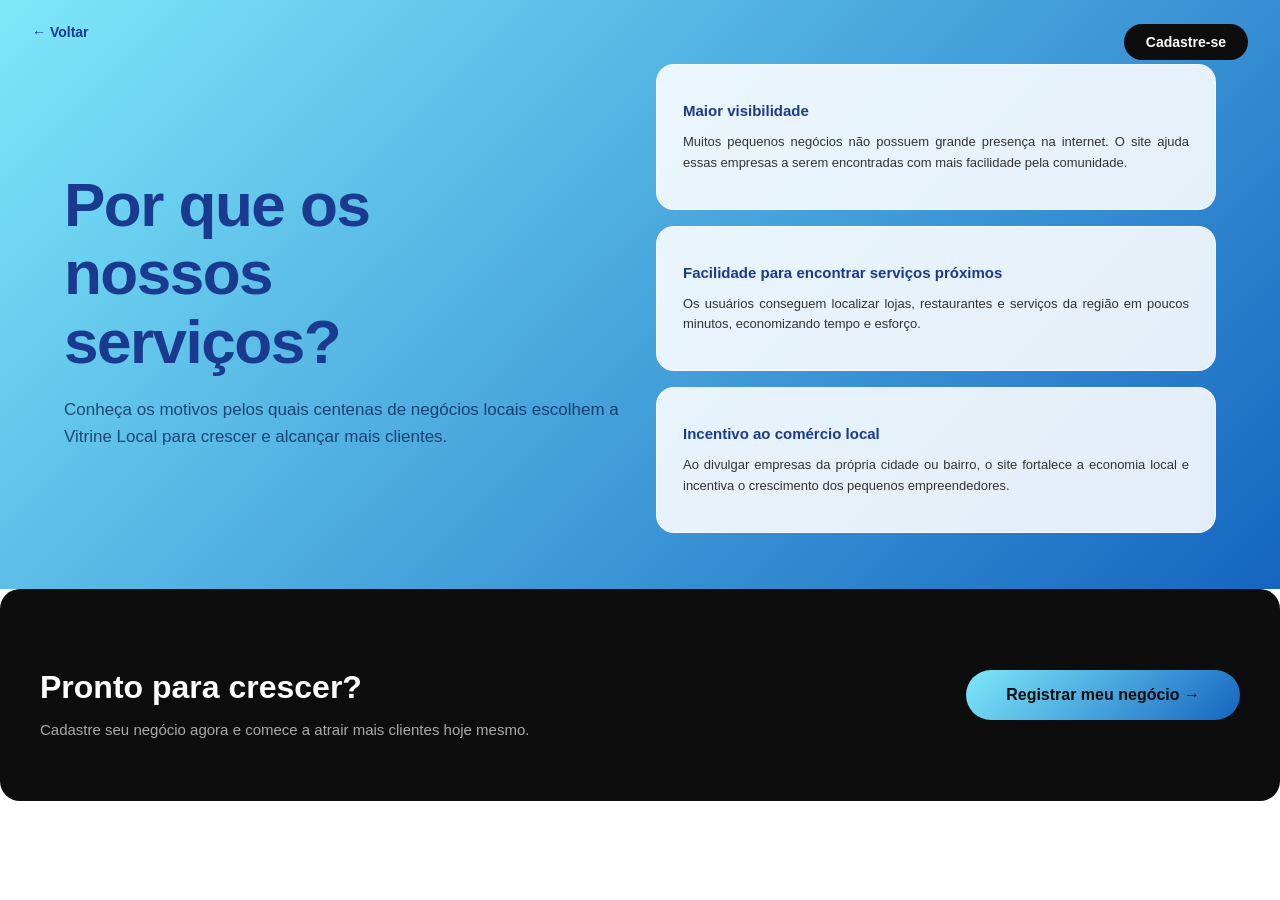
<file: Servicos.html>
<!DOCTYPE html>
<html lang="pt-BR">
<head>
    <meta charset="UTF-8">
    <meta name="viewport" content="width=device-width, initial-scale=1.0">
    <title>Por que nos escolher — Vitrine Local</title>
    <style>
        body {
            font-family: Arial, sans-serif;
            background-color: #f0f2f5;
            color: #0d0d0d;
            min-height: 100vh;
            margin: 0;
            padding: 0;
        }

        .pagina-servicos {
            max-width: 1280px;
            margin: 0 auto;
            background: #ffffff;
            box-shadow: 0 4px 40px rgba(0,0,0,0.12);
            min-height: 100vh;
            overflow: hidden;
        }

        .secao-topo {
            width: 100%;
            background: linear-gradient(135deg, #7ee8fa 0%, #1565c0 100%);
            padding: 64px 64px 56px;
            display: grid;
            grid-template-columns: 1fr 1fr;
            align-items: center;
            gap: 32px;
            position: relative;
            box-sizing: border-box;
        }

        .botao-voltar {
            display: inline-block;
            position: absolute;
            top: 24px;
            left: 32px;
            font-family: Arial, sans-serif;
            font-size: 14px;
            font-weight: 700;
            color: #1a3a8f;
            text-decoration: none;
        }

        .botao-voltar:hover {
            opacity: 0.7;
        }

        .botao-cadastro {
            display: inline-block;
            position: absolute;
            top: 24px;
            right: 32px;
            padding: 10px 22px;
            border-radius: 50px;
            font-family: Arial, sans-serif;
            font-weight: 700;
            font-size: 14px;
            text-decoration: none;
            background: #0d0d0d;
            color: #ffffff;
            border: none;
        }

        .botao-cadastro:hover {
            opacity: 0.85;
        }

        .titulo-topo {
            font-size: 62px;
            font-weight: 800;
            color: #1a3a8f;
            line-height: 1.1;
            letter-spacing: -1.5px;
            margin-bottom: 20px;
        }

        .subtitulo-topo {
            font-size: 17px;
            color: rgba(10,30,80,0.75);
            line-height: 1.6;
        }

        .lista-cartoes-beneficio {
            display: flex;
            flex-direction: column;
            gap: 16px;
        }

        .cartao-beneficio {
            background: rgba(255,255,255,0.88);
            border-radius: 18px;
            padding: 22px 26px;
            border: 1px solid rgba(255,255,255,0.7);
        }

        .cartao-beneficio:hover {
            box-shadow: 0 10px 28px rgba(0,0,0,0.12);
        }

        .titulo-cartao-beneficio {
            font-size: 15px;
            font-weight: 800;
            color: #1a3a8f;
            margin-bottom: 8px;
        }

        .texto-cartao-beneficio {
            font-size: 13px;
            line-height: 1.6;
            color: #333;
            text-align: justify;
        }

        .bloco-chamada-final {
            background: #0d0d0d;
            border-radius: 20px;
            padding: 48px 40px;
            display: flex;
            align-items: center;
            justify-content: space-between;
            gap: 24px;
        }

        .texto-chamada-final h3 {
            font-size: 32px;
            font-weight: 800;
            color: #ffffff;
            margin-bottom: 8px;
        }

        .texto-chamada-final p {
            font-size: 15px;
            color: rgba(255,255,255,0.65);
        }

        .botao-chamada-final {
            display: inline-block;
            padding: 16px 40px;
            border-radius: 50px;
            font-family: Arial, sans-serif;
            font-weight: 700;
            font-size: 16px;
            text-decoration: none;
            background: linear-gradient(135deg, #7ee8fa, #1565c0);
            color: #0d0d0d;
            white-space: nowrap;
        }

        .botao-chamada-final:hover {
            box-shadow: 0 12px 30px rgba(126,232,250,0.4);
        }
    </style>
</head>
<body>
<div class="pagina-servicos">

    <div class="secao-topo">
        <a href="funciona.html" class="botao-voltar">&larr; Voltar</a>
        <a href="Registro.html" class="botao-cadastro">Cadastre-se</a>

        <div class="texto-topo">
            <h1 class="titulo-topo">Por que os<br>nossos<br>serviços?</h1>
            <p class="subtitulo-topo">Conheça os motivos pelos quais centenas de negócios locais escolhem a Vitrine Local para crescer e alcançar mais clientes.</p>
        </div>

        <div class="lista-cartoes-beneficio">
            <div class="cartao-beneficio">
                <h3 class="titulo-cartao-beneficio">Maior visibilidade</h3>
                <p class="texto-cartao-beneficio">Muitos pequenos negócios não possuem grande presença na internet. O site ajuda essas empresas a serem encontradas com mais facilidade pela comunidade.</p>
            </div>
            <div class="cartao-beneficio">
                <h3 class="titulo-cartao-beneficio">Facilidade para encontrar serviços próximos</h3>
                <p class="texto-cartao-beneficio">Os usuários conseguem localizar lojas, restaurantes e serviços da região em poucos minutos, economizando tempo e esforço.</p>
            </div>
            <div class="cartao-beneficio">
                <h3 class="titulo-cartao-beneficio">Incentivo ao comércio local</h3>
                <p class="texto-cartao-beneficio">Ao divulgar empresas da própria cidade ou bairro, o site fortalece a economia local e incentiva o crescimento dos pequenos empreendedores.</p>
            </div>
        </div>
    </div>

        <div class="bloco-chamada-final">
            <div class="texto-chamada-final">
                <h3>Pronto para crescer?</h3>
                <p>Cadastre seu negócio agora e comece a atrair mais clientes hoje mesmo.</p>
            </div>
            <a href="Registro.html" class="botao-chamada-final">Registrar meu negócio &rarr;</a>
        </div>
    </div>

</div>
</body>
</html>
</file>
